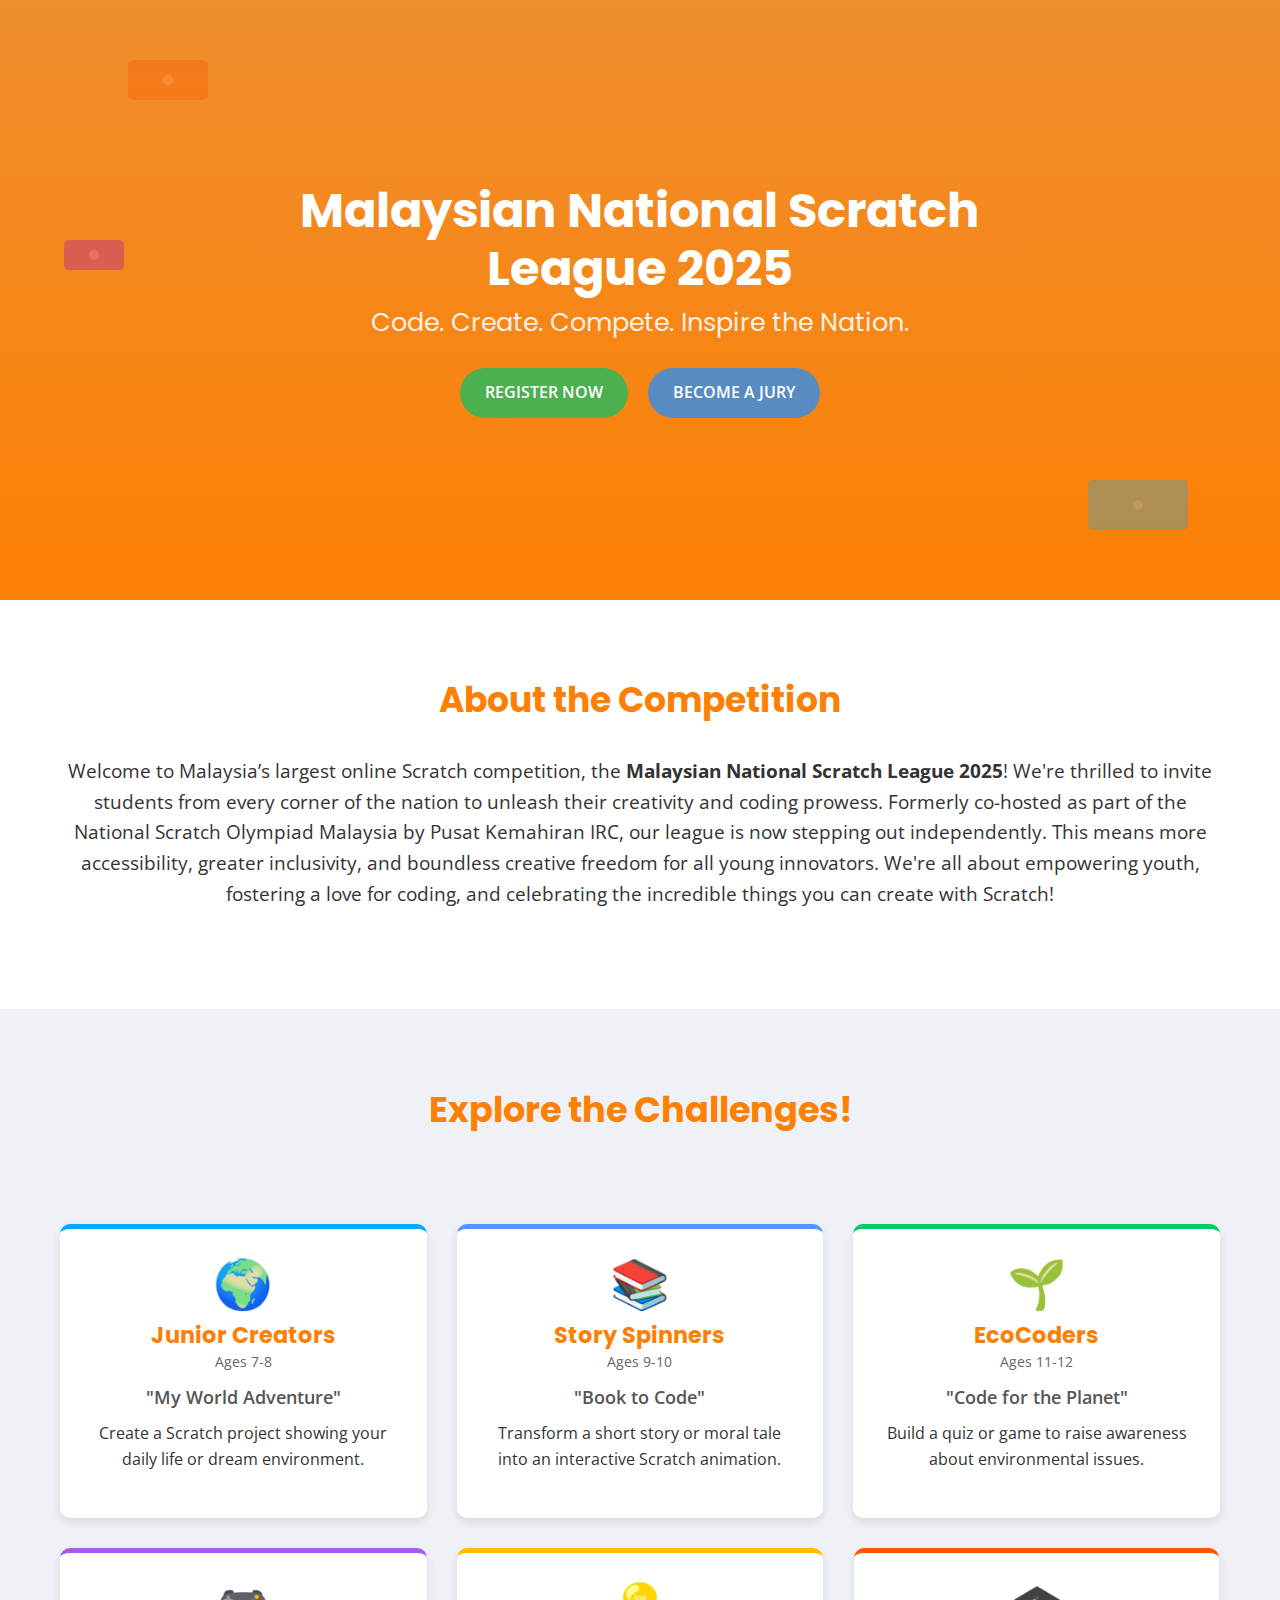
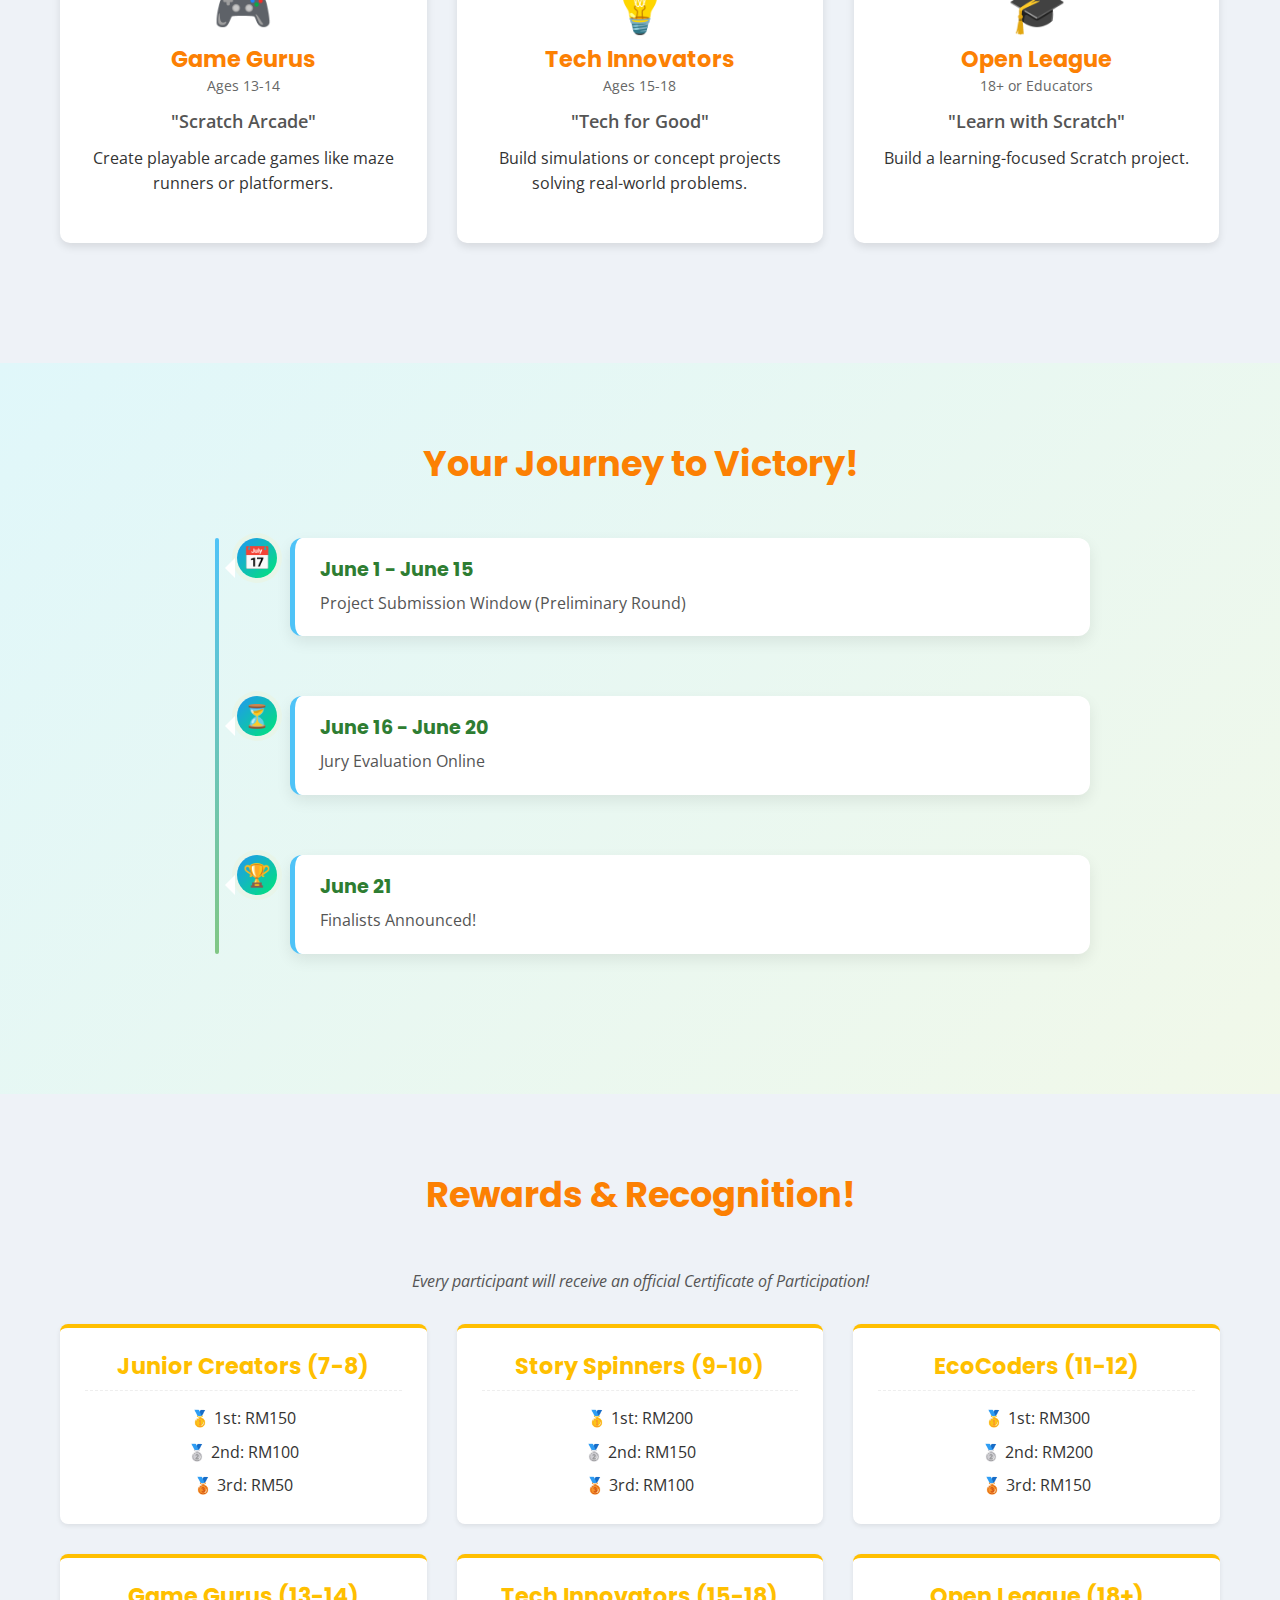
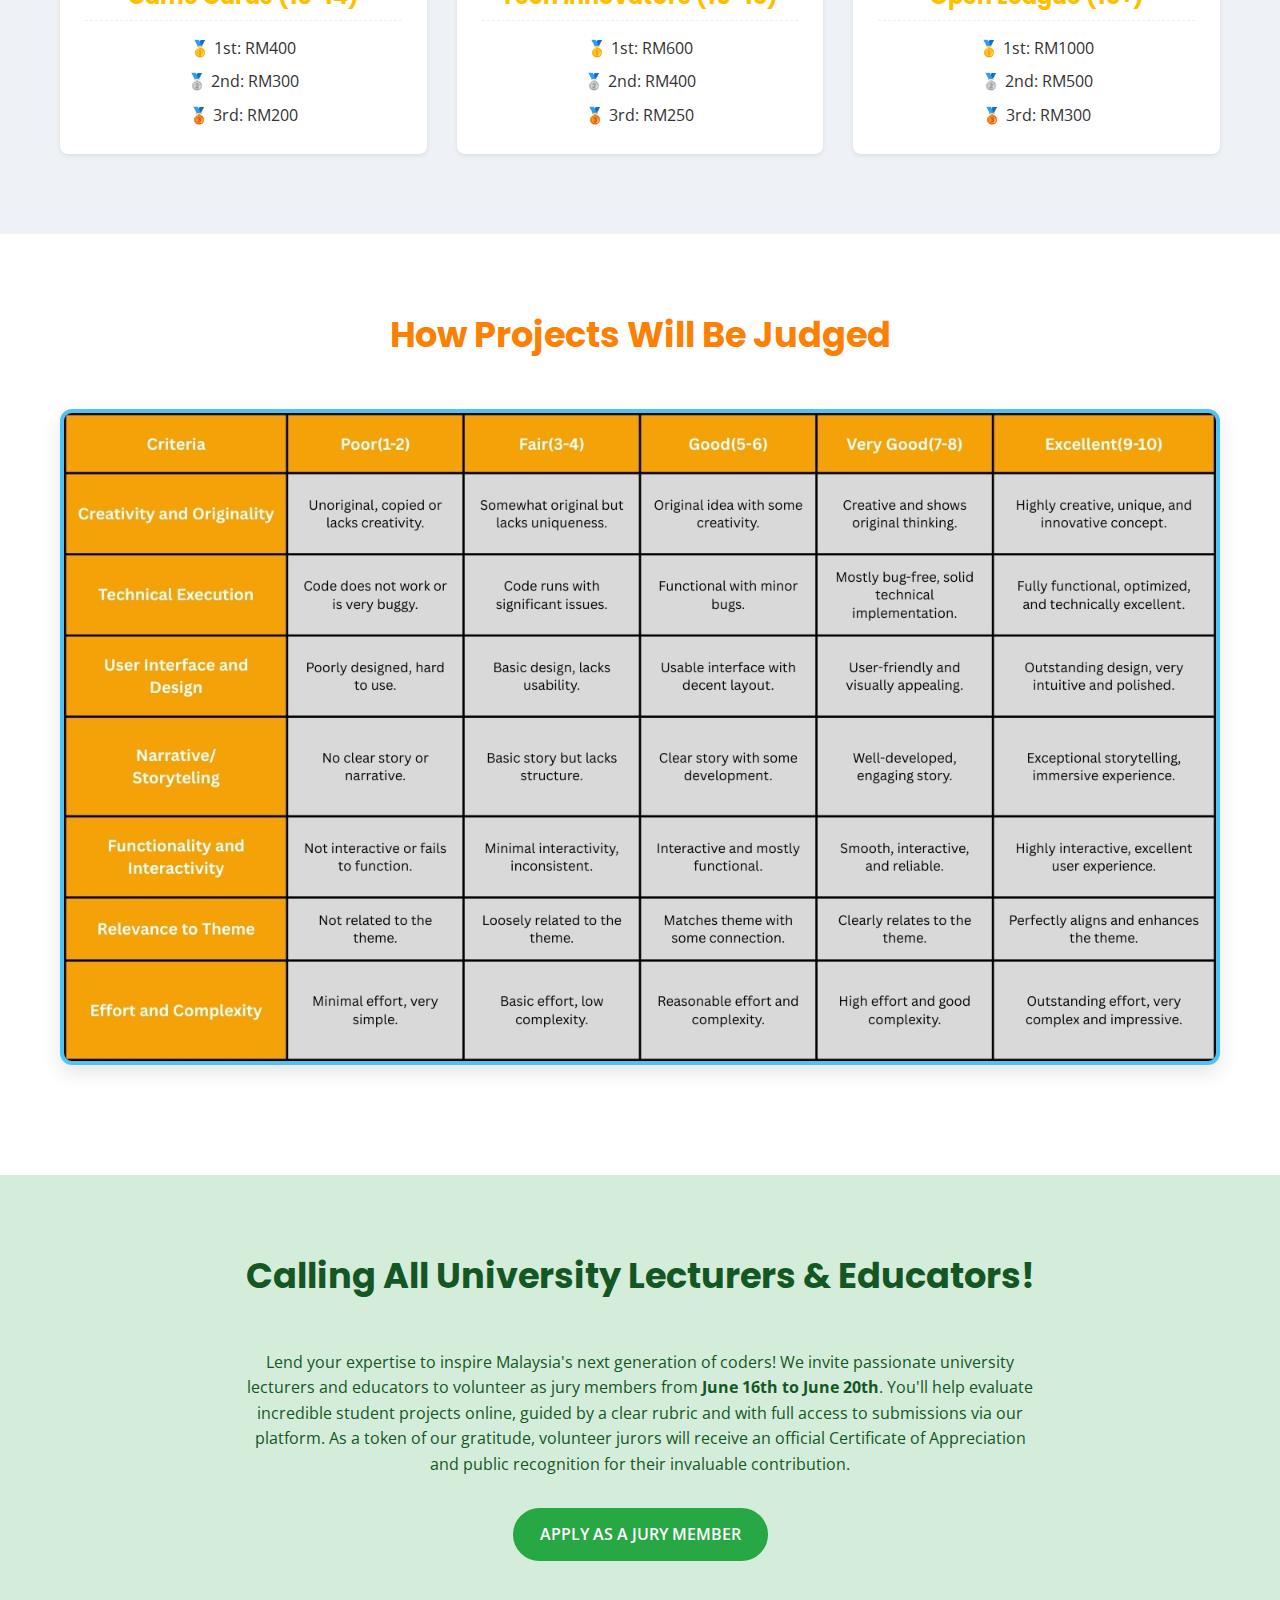
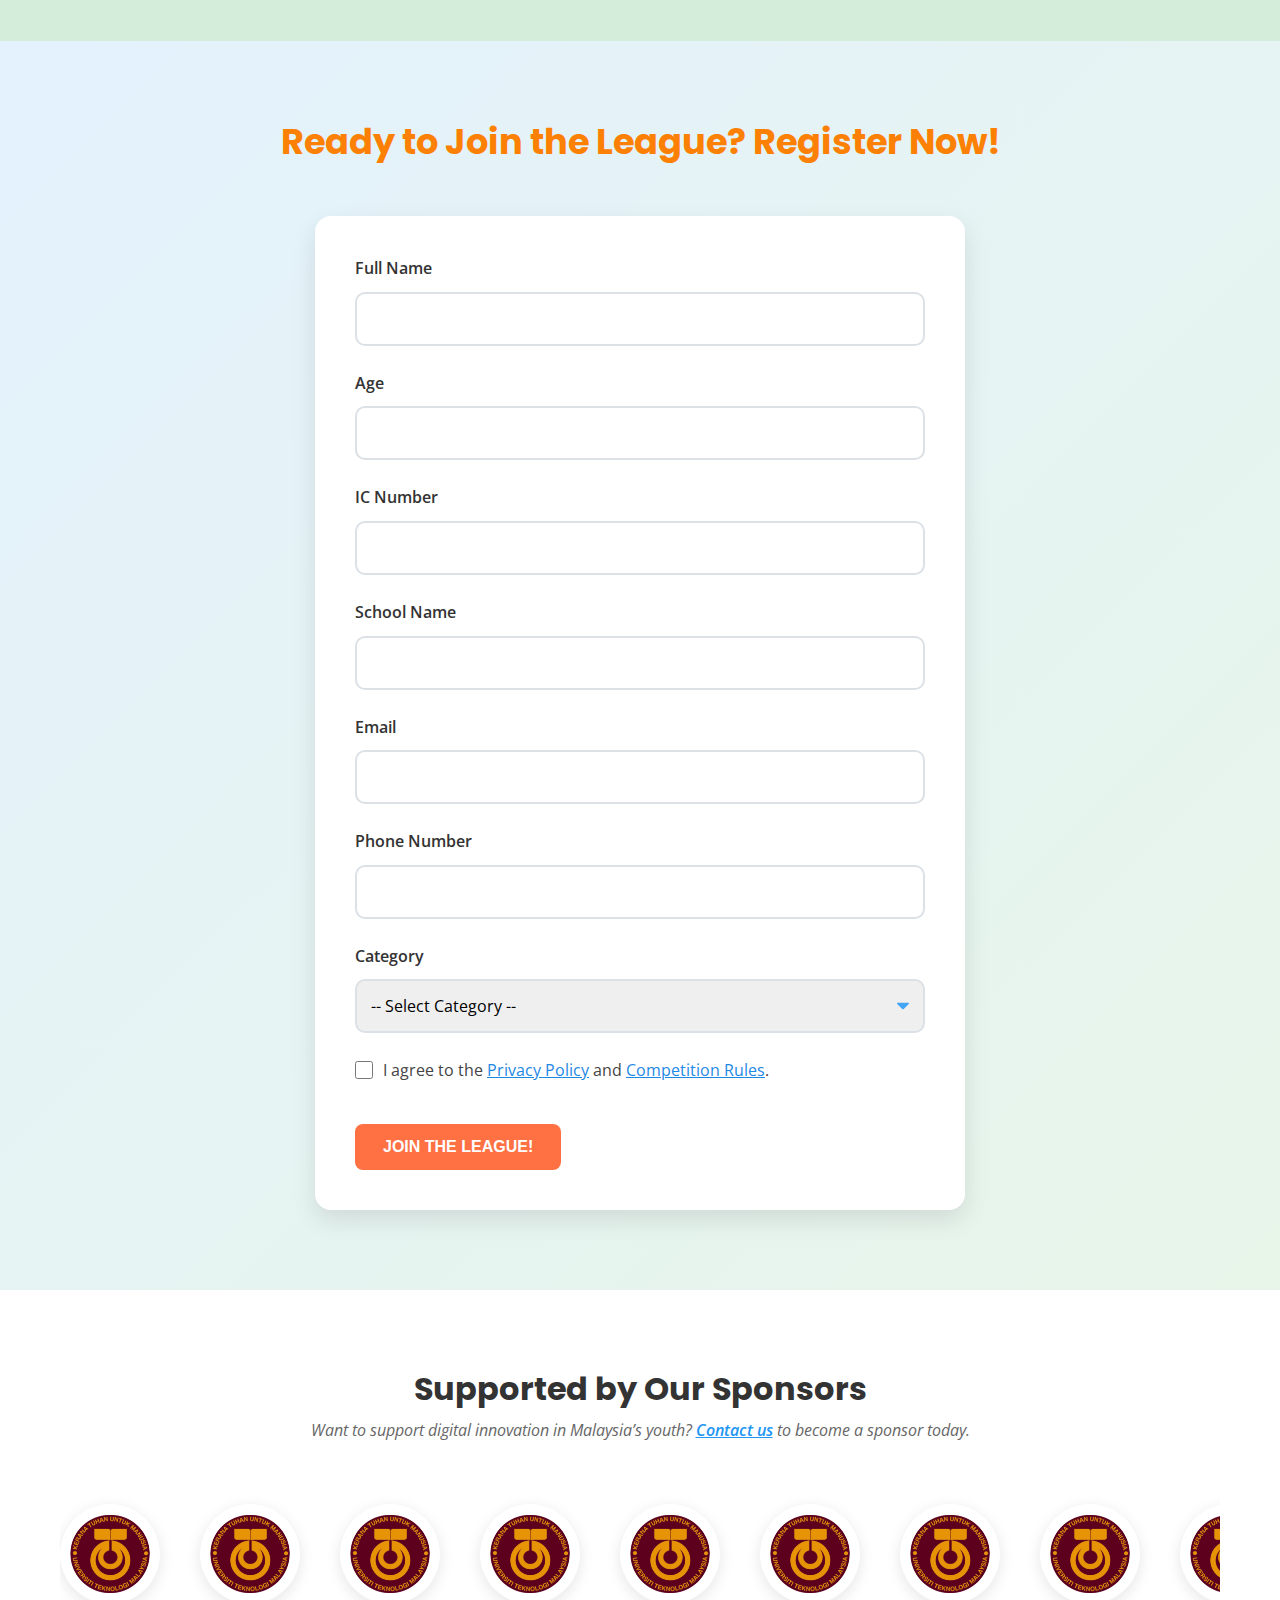
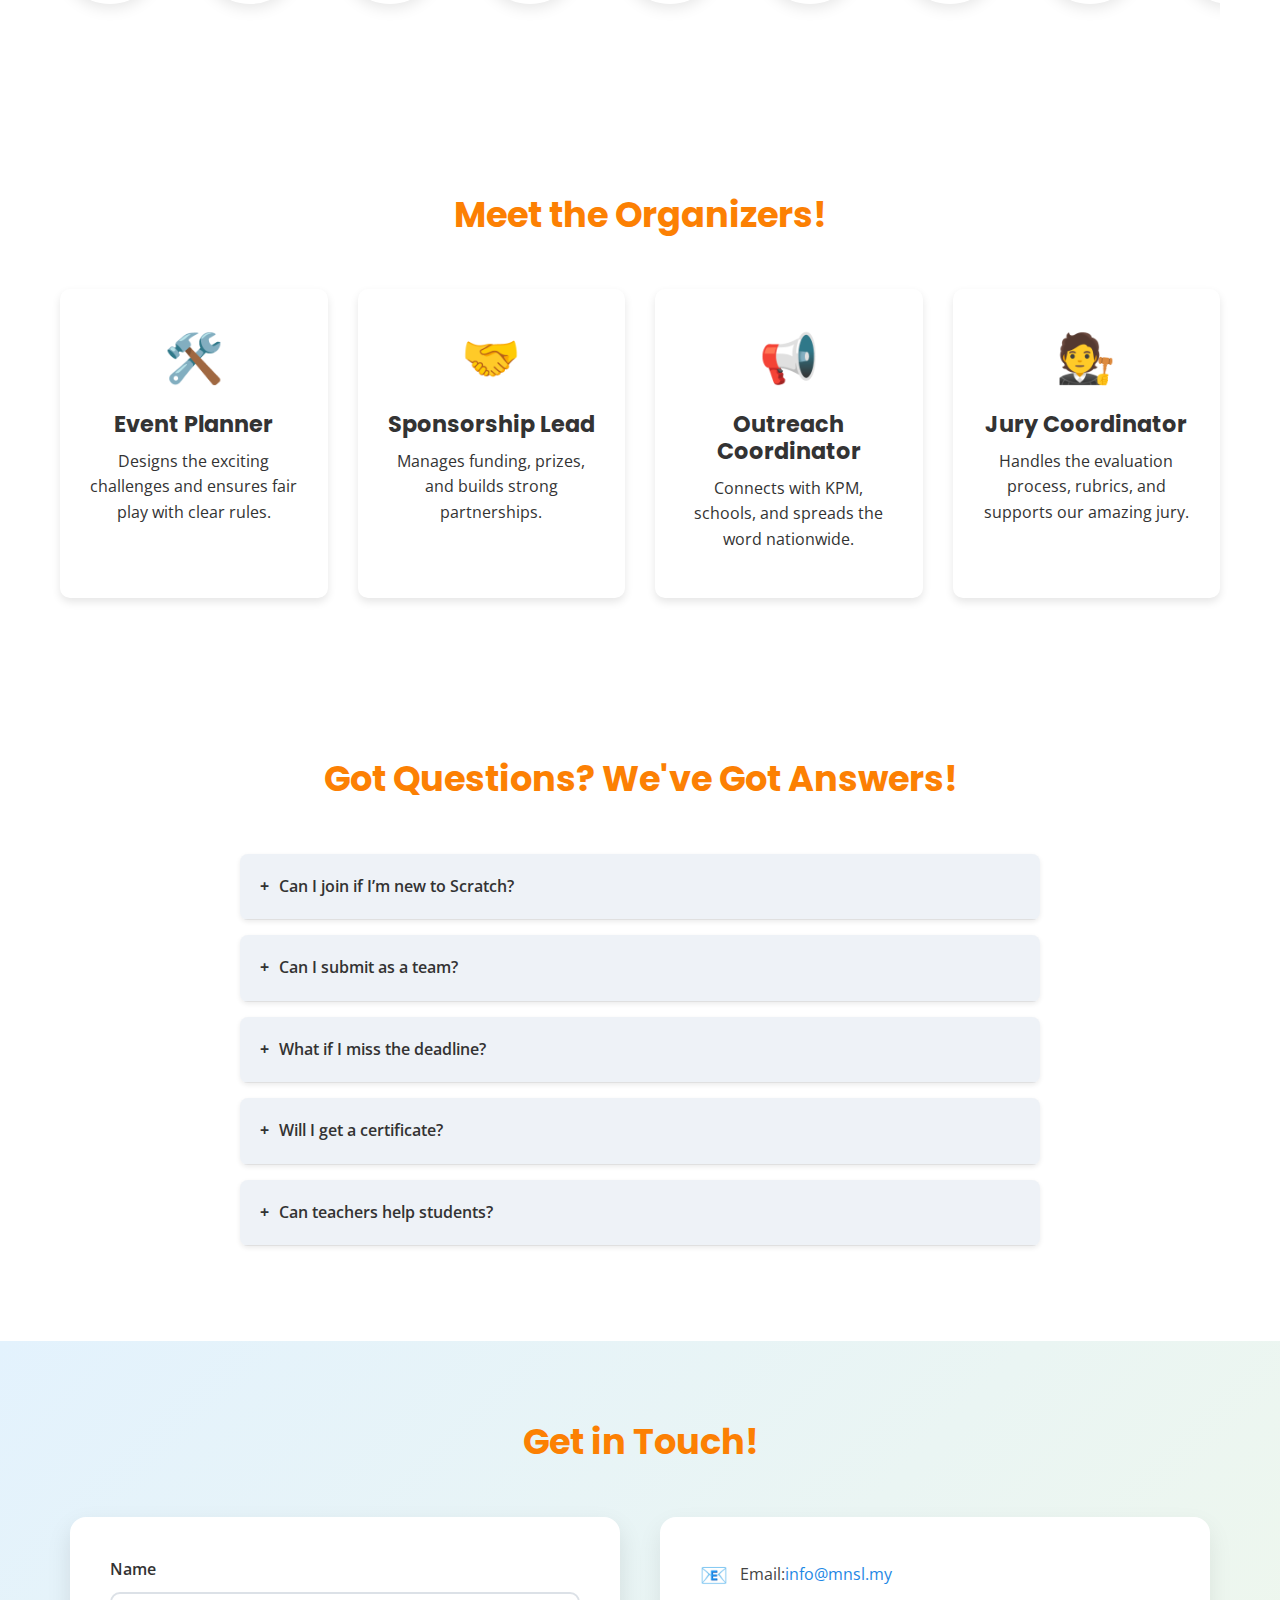
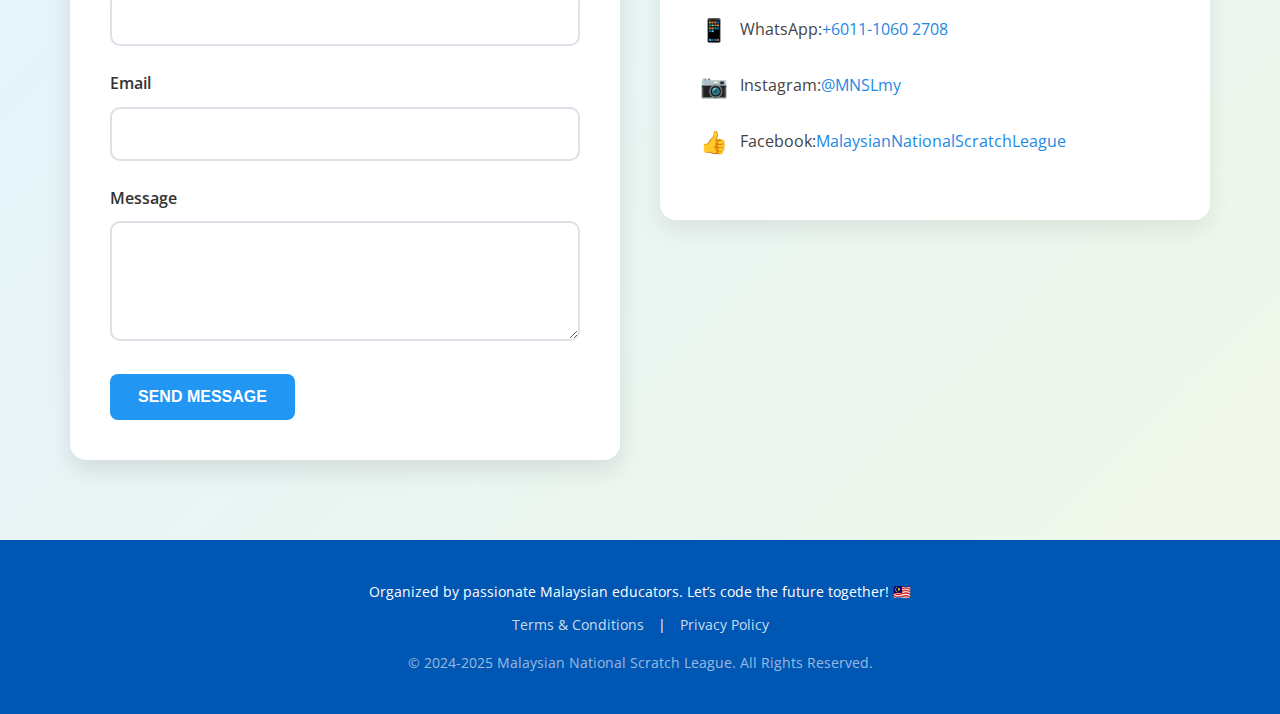
<file: index.html>
<!DOCTYPE html>
<html lang="en">
  <head>
    <meta charset="UTF-8" />
    <meta name="viewport" content="width=device-width, initial-scale=1.0" />
    <title>Malaysian National Scratch League 2025</title>
    <link rel="stylesheet" href="style.css" />
    <link
      href="https://fonts.googleapis.com/css2?family=Poppins:wght@400;600;700&family=Open+Sans:wght@400;600&display=swap"
      rel="stylesheet"
    />
    <!-- Consider adding Font Awesome or another icon library for better icons -->
  </head>
  <body>
    <!-- Hero Section -->
    <header class="hero-section">
      <div class="hero-background-elements">
        <!-- Floating elements can be added here as ::before/::after or separate divs -->
        <div class="scratch-block block1"></div>
        <div class="scratch-block block2"></div>
        <div class="scratch-block block3"></div>

        <!-- Placeholder for laptop -->
      </div>
      <div class="hero-content">
        <h1>Malaysian National Scratch League 2025</h1>
        <h2>Code. Create. Compete. Inspire the Nation.</h2>
        <div class="cta-buttons">
          <a href="#registration" class="btn btn-orange">Register Now</a>
          <a href="#jury-call" class="btn btn-green">Become a Jury</a>
        </div>
      </div>
    </header>

    <main>
      <!-- About the Competition Section -->
      <section id="about" class="about-section">
        <div class="container">
          <h3>About the Competition</h3>
          <div>
              <p>
                Welcome to Malaysia’s largest online Scratch competition, the
                <strong>Malaysian National Scratch League 2025</strong>! We're
                thrilled to invite students from every corner of the nation to
                unleash their creativity and coding prowess. Formerly co-hosted
                as part of the National Scratch Olympiad Malaysia by Pusat
                Kemahiran IRC, our league is now stepping out independently.
                This means more accessibility, greater inclusivity, and
                boundless creative freedom for all young innovators. We're all
                about empowering youth, fostering a love for coding, and
                celebrating the incredible things you can create with Scratch!
              </p>
            </div>
              </div>
            </div>
          </div>
        </div>
      </section>

      <!-- Competition Categories Section -->
      <section id="categories" class="categories-section">
        <div class="container">
          <h2>Explore the Challenges!</h2>
          <div class="category-grid">
            <div class="category-card color-blue">
              <span class="icon">🌍</span>
              <h4>Junior Creators</h4>
              <p class="age-group">Ages 7-8</p>
              <h5>"My World Adventure"</h5>
              <p>
                Create a Scratch project showing your daily life or dream
                environment.
              </p>
            </div>
            <div class="category-card color-green">
              <span class="icon">📚</span>
              <h4>Story Spinners</h4>
              <p class="age-group">Ages 9-10</p>
              <h5>"Book to Code"</h5>
              <p>
                Transform a short story or moral tale into an interactive
                Scratch animation.
              </p>
            </div>
            <div class="category-card color-teal">
              <span class="icon">🌱</span>
              <h4>EcoCoders</h4>
              <p class="age-group">Ages 11-12</p>
              <h5>"Code for the Planet"</h5>
              <p>
                Build a quiz or game to raise awareness about environmental
                issues.
              </p>
            </div>
            <div class="category-card color-purple">
              <span class="icon">🎮</span>
              <h4>Game Gurus</h4>
              <p class="age-group">Ages 13-14</p>
              <h5>"Scratch Arcade"</h5>
              <p>
                Create playable arcade games like maze runners or platformers.
              </p>
            </div>
            <div class="category-card color-yellow">
              <span class="icon">💡</span>
              <h4>Tech Innovators</h4>
              <p class="age-group">Ages 15-18</p>
              <h5>"Tech for Good"</h5>
              <p>
                Build simulations or concept projects solving real-world
                problems.
              </p>
            </div>
            <div class="category-card color-orange">
              <span class="icon">🎓</span>
              <h4>Open League</h4>
              <p class="age-group">18+ or Educators</p>
              <h5>"Learn with Scratch"</h5>
              <p>Build a learning-focused Scratch project.</p>
            </div>
          </div>
        </div>
      </section>

      <!-- Competition Schedule Section -->
      <section id="schedule" class="schedule-section">
        <div class="container">
          <h2>Your Journey to Victory!</h2>
          <div class="timeline">
            <div class="timeline-item">
              <div class="timeline-icon">📅</div>
              <div class="timeline-content">
                <h4>June 1 - June 15</h4>
                <p>Project Submission Window (Preliminary Round)</p>
              </div>
            </div>
            <div class="timeline-item">
              <div class="timeline-icon">⏳</div>
              <div class="timeline-content">
                <h4>June 16 - June 20</h4>
                <p>Jury Evaluation Online</p>
              </div>
            </div>
            <div class="timeline-item">
              <div class="timeline-icon">🏆</div>
              <!-- Or a checklist icon -->
              <div class="timeline-content">
                <h4>June 21</h4>
                <p>Finalists Announced!</p>
              </div>
            </div>
          </div>
        </div>
      </section>

      <!-- Prizes Section -->
      <section id="prizes" class="prizes-section">
        <div class="container">
          <h2>Rewards & Recognition!</h2>
          <p class="certificate-note">
            Every participant will receive an official Certificate of
            Participation!
          </p>
          <div class="prize-grid">
            <div class="prize-category">
              <h4>Junior Creators (7-8)</h4>
              <p>🥇 1st: RM150</p>
              <p>🥈 2nd: RM100</p>
              <p>🥉 3rd: RM50</p>
            </div>
            <div class="prize-category">
              <h4>Story Spinners (9-10)</h4>
              <p>🥇 1st: RM200</p>
              <p>🥈 2nd: RM150</p>
              <p>🥉 3rd: RM100</p>
            </div>
            <div class="prize-category">
              <h4>EcoCoders (11-12)</h4>
              <p>🥇 1st: RM300</p>
              <p>🥈 2nd: RM200</p>
              <p>🥉 3rd: RM150</p>
            </div>
            <div class="prize-category">
              <h4>Game Gurus (13-14)</h4>
              <p>🥇 1st: RM400</p>
              <p>🥈 2nd: RM300</p>
              <p>🥉 3rd: RM200</p>
            </div>
            <div class="prize-category">
              <h4>Tech Innovators (15-18)</h4>
              <p>🥇 1st: RM600</p>
              <p>🥈 2nd: RM400</p>
              <p>🥉 3rd: RM250</p>
            </div>
            <div class="prize-category">
              <h4>Open League (18+)</h4>
              <p>🥇 1st: RM1000</p>
              <p>🥈 2nd: RM500</p>
              <p>🥉 3rd: RM300</p>
            </div>
          </div>
        </div>
      </section>

      <!-- Evaluation Criteria Section -->
 <section id="criteria" class="criteria-section">
  <div class="container">
    <h2>How Projects Will Be Judged</h2>
    <img
      id="evaluation-image"
      class="evaluation-image"
      src="Evaluation Metrics-2.jpg"
      alt="Evaluation Metrics"
    />
  </div>
</section>

      <!-- Call for Jury Section -->
      <section id="jury-call" class="jury-call-section">
        <div class="container">
          <h2>Calling All University Lecturers & Educators!</h2>
          <p>
            Lend your expertise to inspire Malaysia's next generation of coders!
            We invite passionate university lecturers and educators to volunteer
            as jury members from <strong>June 16th to June 20th</strong>. You'll
            help evaluate incredible student projects online, guided by a clear
            rubric and with full access to submissions via our platform. As a
            token of our gratitude, volunteer jurors will receive an official
            Certificate of Appreciation and public recognition for their
            invaluable contribution.
          </p>
          <a href="#registration-jury" class="btn btn-green-solid"
            >Apply as a Jury Member</a
          >
        </div>
      </section>

      <!-- Registration Section -->
      <section id="registration" class="registration-section">
        <div class="container">
          <h2>Ready to Join the League? Register Now!</h2>
          <form class="registration-form">
            <div class="form-group">
              <label for="fullName">Full Name</label>
              <input type="text" id="fullName" name="fullName" required />
            </div>
            <div class="form-group">
              <label for="age">Age</label>
              <input type="number" id="age" name="age" required />
            </div>
            <div class="form-group">
              <label for="icNumber">IC Number</label>
              <input type="text" id="icNumber" name="icNumber" required />
            </div>
            <div class="form-group">
              <label for="schoolName">School Name</label>
              <input type="text" id="schoolName" name="schoolName" required />
            </div>
            <div class="form-group">
              <label for="email">Email</label>
              <input type="email" id="email" name="email" required />
            </div>
            <div class="form-group">
              <label for="phone">Phone Number</label>
              <input type="tel" id="phone" name="phone" required />
            </div>
            <div class="form-group">
              <label for="category">Category</label>
              <select id="category" name="category" required>
                <option value="">-- Select Category --</option>
                <option value="junior">Junior Creators</option>
                <option value="story">Story Spinners</option>
                <option value="eco">EcoCoders</option>
                <option value="game">Game Gurus</option>
                <option value="tech">Tech Innovators</option>
                <option value="open">Open League</option>
              </select>
            </div>
            <div class="form-group checkbox-group">
              <input type="checkbox" id="agree" name="agree" required />
              <label for="agree"
                >I agree to the
                <a href="terms.html" target="_blank">Privacy Policy</a> and
                <a href="rules.html" target="_blank">Competition Rules</a
                >.</label
              >
            </div>
            <button type="submit" class="btn btn-orange-solid">
              Join the League!
            </button>
          </form>
        </div>
      </section>

      <!-- Sponsors and Partners Section -->
      <section id="sponsors" class="sponsors-section">
        <div class="container">
          <h2>Supported by Our Sponsors</h2>
          <p class="sponsor-invite">
            Want to support digital innovation in Malaysia’s youth?
            <a href="#contact">Contact us</a> to become a sponsor today.
          </p>
          <div class="logo-scroll-container">
            <div class="logo-strip">
              <!-- Add more logos as needed. Use actual <img> tags in practice -->
                <img src="UTM-LOGO.png" alt="Logo">
                <img src="UTM-LOGO.png" alt="Logo">
                <img src="UTM-LOGO.png" alt="Logo">
                <img src="UTM-LOGO.png" alt="Logo">
                <img src="UTM-LOGO.png" alt="Logo">
                <img src="UTM-LOGO.png" alt="Logo">
              <!-- Duplicate for seamless scroll -->
                <img src="UTM-LOGO.png" alt="Logo">
                <img src="UTM-LOGO.png" alt="Logo">
                <img src="UTM-LOGO.png" alt="Logo">
                <img src="UTM-LOGO.png" alt="Logo">
                <img src="UTM-LOGO.png" alt="Logo">
                <img src="UTM-LOGO.png" alt="Logo">
                
            </div>
          </div>
        </div>
      </section>

      <!-- Meet the Team Section -->
      <section id="team" class="team-section">
        <div class="container">
          <h2>Meet the Organizers!</h2>
          <div class="team-grid">
            <div class="team-card">
              <div class="team-icon">🛠️</div>
              <h4>Event Planner</h4>
              <p>
                Designs the exciting challenges and ensures fair play with clear
                rules.
              </p>
            </div>
            <div class="team-card">
              <div class="team-icon">🤝</div>
              <h4>Sponsorship Lead</h4>
              <p>Manages funding, prizes, and builds strong partnerships.</p>
            </div>
            <div class="team-card">
              <div class="team-icon">📢</div>
              <h4>Outreach Coordinator</h4>
              <p>
                Connects with KPM, schools, and spreads the word nationwide.
              </p>
            </div>
            <div class="team-card">
              <div class="team-icon">🧑‍⚖️</div>
              <h4>Jury Coordinator</h4>
              <p>
                Handles the evaluation process, rubrics, and supports our
                amazing jury.
              </p>
            </div>
          </div>
        </div>
      </section>

      <!-- FAQ Section -->
      <section id="faq" class="faq-section">
        <div class="container">
          <h2>Got Questions? We've Got Answers!</h2>
          <div class="faq-accordion">
            <details>
              <summary>Can I join if I’m new to Scratch?</summary>
              <p>
                Absolutely! The MNSL is for everyone, from total beginners to
                Scratch pros. We have resources and beginner-friendly categories
                to get you started!
              </p>
            </details>
            <details>
              <summary>Can I submit as a team?</summary>
              <p>
                For MNSL 2025, all submissions must be individual projects to
                celebrate personal creativity and learning. But you can always
                brainstorm and learn with friends!
              </p>
            </details>
            <details>
              <summary>What if I miss the deadline?</summary>
              <p>
                Oh no! We have to be fair to everyone, so deadlines are firm.
                Try to submit well in advance to avoid any last-minute tech
                gremlins!
              </p>
            </details>
            <details>
              <summary>Will I get a certificate?</summary>
              <p>
                Yes! Every participant who submits a valid project will receive
                an official e-Certificate of Participation.
              </p>
            </details>
            <details>
              <summary>Can teachers help students?</summary>
              <p>
                Teachers are amazing guides! They can teach Scratch concepts and
                offer encouragement, but the project idea and creation must be
                the student's own work.
              </p>
            </details>
          </div>
        </div>
      </section>

      <!-- Contact Section -->
      <section id="contact" class="contact-section">
        <div class="container">
          <h2>Get in Touch!</h2>
          <div class="contact-layout">
            <form class="contact-form">
              <div class="form-group">
                <label for="contactName">Name</label>
                <input
                  type="text"
                  id="contactName"
                  name="contactName"
                  required
                />
              </div>
              <div class="form-group">
                <label for="contactEmail">Email</label>
                <input
                  type="email"
                  id="contactEmail"
                  name="contactEmail"
                  required
                />
              </div>
              <div class="form-group">
                <label for="message">Message</label>
                <textarea
                  id="message"
                  name="message"
                  rows="4"
                  required
                ></textarea>
              </div>
              <button type="submit" class="btn btn-blue-solid">
                Send Message
              </button>
            </form>
            <div class="contact-details">
              <p>
                <span class="icon">📧</span> Email:
                <a href="mailto:info@mnsl.my">info@mnsl.my</a>
              </p>
              <p>
                <span class="icon">📱</span> WhatsApp:
                <a href="https://wa.me/601110602708" target="_blank"
                  >+6011-1060 2708</a
                >
              </p>
              <!-- Replace X with actual number -->
              <p>
                <span class="icon">📷</span> Instagram:
                <a href="#" target="_blank">@MNSLmy</a>
              </p>
              <p>
                <span class="icon">👍</span> Facebook:
                <a href="#" target="_blank">MalaysianNationalScratchLeague</a>
              </p>
            </div>
          </div>
        </div>
      </section>
    </main>

    <!-- Footer -->
    <footer class="footer-section">
      <div class="container">
        <p>
          Organized by passionate Malaysian educators. Let’s code the future
          together! 🇲🇾
        </p>
        <div class="footer-links">
          <a href="terms.html">Terms & Conditions</a> |
          <a href="privacy.html">Privacy Policy</a>
        </div>
        <p class="copyright">
          © 2024-2025 Malaysian National Scratch League. All Rights Reserved.
        </p>
      </div>
    </footer>

    <!-- Optional: Script for more complex animations or interactions -->
    <!-- <script src="script.js"></script> -->
  </body>
</html>
</file>
<file: style.css>
/* Basic Reset and Global Styles */
*,
*::before,
*::after {
    box-sizing: border-box;
    margin: 0;
    padding: 0;
}

body {
    font-family: 'Open Sans', sans-serif;
    line-height: 1.6;
    color: #333;
    background-color: #f8f8f8; /* Light background */
    overflow-x: hidden; /* Prevent horizontal scroll due to animations/elements */
}

.container {
    max-width: 1200px;
    margin: 0 auto;
    padding: 0 20px;
}

/* Typography */
h1,
h2,
h3,
h4 {
    font-family: 'Poppins', sans-serif;
    font-weight: 700;
    color: #fc8003; /* A pleasant blue */
    margin-bottom: 0.8em;
    line-height: 1.2;
}

h1 {
    font-size: 3em;
}

h2 {
    font-size: 2.2em;
    text-align: center;
    margin-bottom: 1.5em;
}

h3 {
    font-size: 1.8em;
    margin-bottom: 1em;
}

h4 {
    font-size: 1.4em;
    margin-bottom: 0.5em;
}

p {
    margin-bottom: 1em;
}

a {
    color: #007bff;
    text-decoration: none;
    transition: color 0.3s ease;
}

a:hover {
    color: #ffffff;
}

/* Buttons */
.btn {
    display: inline-block;
    padding: 12px 25px;
    border-radius: 30px;
    text-transform: uppercase;
    font-weight: 600;
    transition: all 0.3s ease;
    cursor: pointer;
    font-size: 1em;
    border: none;
    text-align: center;
    text-decoration: none; /* Ensure no underline on buttons */
}

.btn:hover {
    opacity: 0.9;
    transform: translateY(-2px);
}

.btn-orange {
    background-color: #4CAF50; /* Dark Orange */
    color: white;
}

.btn-green {
    background-color: #588bc1; /* Green */
    color: white;
}

.btn-orange-solid {
    background-color: #ff5500; /* Brighter Orange */
    color: white;
    border: 2px solid #ff5500;
}

.btn-orange-solid:hover {
    background-color: white;
    color: #ff5500;
    border-color: #ff5500;
}

.btn-green-solid {
    background-color: #28a745; /* Darker Green */
    color: white;
    border: 2px solid #28a745;
}

.btn-green-solid:hover {
    background-color: white;
    color: #28a745;
    border-color: #28a745;
}

.btn-blue-solid {
    background-color: #007bff; /* Primary Blue */
    color: white;
    border: 2px solid #007bff;
}

.btn-blue-solid:hover {
    background-color: white;
    color: #007bff;
    border-color: #007bff;
}


/* Sections */
section {
    padding: 80px 0;
    position: relative; /* For potential background effects */
}

section:nth-child(odd) {
    background-color: #fff; /* White background for odd sections */
}

/* Hero Section */
.hero-section {
    background: linear-gradient(to bottom, #ef8e2e, #fc8003); /* Blue gradient */
    color: white;
    padding: 120px 20px;
    text-align: center;
    position: relative;
    overflow: hidden; /* Hide elements exceeding the header */
    min-height: 600px;
    display: flex;
    align-items: center;
    justify-content: center;
}

.hero-content {
    position: relative; /* Ensure content is above background elements */
    z-index: 1;
    max-width: 800px;
    margin: 0 auto;
}

.hero-content h1 {
    color: white;
    margin-bottom: 10px;
}

.hero-content h2 {
    color: rgba(255, 255, 255, 0.9);
    font-size: 1.6em;
    font-weight: 400;
    margin-top: 0;
    margin-bottom: 30px;
}

.cta-buttons {
    margin-top: 30px;
    display: flex;
    justify-content: center;
    gap: 20px; /* Space between buttons */
    flex-wrap: wrap; /* Wrap on small screens */
}

/* Hero Background Elements (Scratch Style) */
.hero-background-elements {
    position: absolute;
    top: 0;
    left: 0;
    width: 100%;
    height: 100%;
    overflow: hidden;
    z-index: 0;
}

.scratch-block {
    position: absolute;
    width: 80px;
    height: 40px;
    background-color: rgba(255, 165, 0, 0.5); /* Orange block */
    border-radius: 5px;
    opacity: 0.6;
    animation: float 6s ease-in-out infinite alternate;
}

.scratch-block::before {
    content: '';
    position: absolute;
    top: 50%;
    left: 50%;
    width: 10px;
    height: 10px;
    background-color: rgba(255, 255, 255, 0.2);
    border-radius: 50%;
    transform: translate(-50%, -50%);
}

.scratch-block.block1 {
    top: 10%;
    left: 10%;
    background-color: rgba(255, 85, 0, 0.5); /* Reddish-Orange */
    animation-delay: 0s;
}

.scratch-block.block2 {
    top: 80%;
    left: 85%;
    background-color: rgba(0, 170, 255, 0.5); /* Light Blue */
    width: 100px;
    height: 50px;
    animation-delay: 2s;
    animation-duration: 7s;
}

.scratch-block.block3 {
    top: 40%;
    left: 5%;
    background-color: rgba(153, 0, 204, 0.5); /* Purple */
    width: 60px;
    height: 30px;
    animation-delay: 4s;
    animation-duration: 5s;
}

.scratch-cat-peek {
    position: absolute;
    bottom: 0;
    left: 10%;
    font-size: 8em; /* Large emoji */
    line-height: 1;
    transform: translateX(-50%); /* Center cat slightly off-screen */
    animation: catFloat 5s ease-in-out infinite alternate;
    z-index: 1; /* Ensure cat is visible */
    opacity: 0.8; /* Make it slightly transparent */
}

.laptop-illustration {
     position: absolute;
     bottom: 10%;
     right: 10%;
     font-size: 6em; /* Large emoji */
     line-height: 1;
     opacity: 0.8;
     animation: pulse 3s ease-in-out infinite alternate;
     z-index: 1;
}


@keyframes float {
    0% {
        transform: translateY(0);
    }
    100% {
        transform: translateY(-20px);
    }
}

@keyframes catFloat {
     0% { transform: translateX(-50%) translateY(0); }
     100% { transform: translateX(-50%) translateY(-15px); }
}

@keyframes pulse {
     0% { transform: scale(1); }
     100% { transform: scale(1.05); }
}


/* About Section */
.about-section .two-column-layout {
    display: flex;
    gap: 40px;
    flex-wrap: wrap; /* Stack on smaller screens */
    align-items: center;
}

.about-section .container {
  text-align: center;
  font-size: larger;
}

.about-section .illustration-placeholder {
    background-color: #e0f7fa; /* Light blue */
    padding: 30px;
    border-radius: 10px;
    text-align: center;
    font-size: 1.2em;
    color: #0077cc;
    min-height: 200px;
    display: flex;
    flex-direction: column;
    justify-content: center;
    align-items: center;
}

.about-section .illustration-placeholder span {
    font-size: 3em;
    margin-top: 10px;
}


/* Categories Section */
.categories-section {
    background-color: #eef2f7; /* Light grey-blue */
}

.category-grid {
  display: grid;
  grid-template-columns: repeat(3, 1fr); /* 3 cards per row */
  gap: 30px;
  justify-items: center; /* center cards within grid cell */
  align-items: stretch;  /* makes all cards equal height */
  padding: 40px 0;
}

.category-card {
    background-color: white;
    padding: 30px;
    border-radius: 10px;
    box-shadow: 0 4px 8px rgba(0, 0, 0, 0.1);
    text-align: center;
    border-top: 5px solid; /* Placeholder for color border */
    transition: transform 0.3s ease, box-shadow 0.3s ease;
}

.category-card:hover {
    transform: translateY(-5px);
    box-shadow: 0 8px 16px rgba(0, 0, 0, 0.15);
}

.category-card .icon {
    font-size: 3em;
    margin-bottom: 15px;
    display: block;
    line-height: 1;
}

.category-card .age-group {
    font-size: 0.9em;
    color: #666;
    margin-top: -10px;
    margin-bottom: 10px;
}

.category-card h5 {
    font-size: 1.1em;
    color: #555;
    font-weight: 600;
    margin-bottom: 10px;
}

/* Category Colors */
.category-card.color-blue { border-color: #00aaff; } /* Scratch Motion Blue */
.category-card.color-green { border-color: #4d97ff; } /* Scratch Looks Blue */
.category-card.color-teal { border-color: #00cc66; } /* Scratch Pen Green */
.category-card.color-purple { border-color: #a65cee; } /* Scratch Events Purple */
.category-card.color-yellow { border-color: #ffbf00; } /* Scratch Control Yellow */
.category-card.color-orange { border-color: #ff5500; } /* Scratch Operators Orange */


/* Schedule Section */
.schedule-section {
  background: linear-gradient(135deg, #e0f7fa, #f1f8e9);
  padding: 80px 20px;
}

.timeline {
  position: relative;
  max-width: 900px;
  margin: 0 auto;
  padding-left: 40px;
}

.timeline::before {
  content: '';
  position: absolute;
  top: 0;
  left: 25px;
  width: 4px;
  height: 100%;
  background: linear-gradient(to bottom, #4fc3f7, #81c784);
  border-radius: 2px;
}

.timeline-item {
  position: relative;
  margin-bottom: 60px;
  padding-left: 60px;
}

.timeline-icon {
  position: absolute;
  left: 7px;
  top: 0;
  width: 40px;
  height: 40px;
  background: linear-gradient(135deg, #2196f3, #00e676);
  color: white;
  font-size: 1.4em;
  border-radius: 50%;
  box-shadow: 0 0 0 5px #e8f5e9;
  display: flex;
  align-items: center;
  justify-content: center;
  animation: pulse 2s infinite;
}

@keyframes pulse {
  0%, 100% {
    box-shadow: 0 0 0 5px #e8f5e9;
  }
  50% {
    box-shadow: 0 0 0 10px rgba(0, 230, 118, 0.3);
  }
}

.timeline-content {
  background: #ffffff;
  border-left: 5px solid #4fc3f7;
  padding: 20px 25px;
  border-radius: 12px;
  box-shadow: 0 6px 15px rgba(0, 0, 0, 0.08);
  transition: transform 0.3s;
}

.timeline-content:hover {
  transform: translateY(-5px);
}

.timeline-content::before {
  content: '';
  position: absolute;
  top: 20px;
  left: -15px;
  border: 10px solid transparent;
  border-right-color: #ffffff;
}

.timeline-content h4 {
  margin: 0 0 10px;
  color: #2e7d32;
  font-size: 1.2rem;
}

.timeline-content p {
  margin: 0;
  color: #555;
}

/* Responsive */
@media (max-width: 600px) {
  .timeline {
    padding-left: 20px;
  }

  .timeline::before {
    left: 15px;
  }

  .timeline-item {
    padding-left: 50px;
  }

  .timeline-icon {
    left: -5px;
    width: 35px;
    height: 35px;
    font-size: 1em;
  }

  .timeline-content {
    padding: 15px;
  }
}
/* Prizes Section */
.prizes-section {
    background-color: #eef2f7;
    text-align: center;
}

.certificate-note {
    font-style: italic;
    color: #555;
    margin-bottom: 30px;
}

.prize-grid {
    display: grid;
    grid-template-columns: repeat(auto-fit, minmax(280px, 1fr));
    gap: 30px;
    text-align: center;
}

.prize-category {
    background-color: white;
    padding: 25px;
    border-radius: 8px;
    box-shadow: 0 2px 5px rgba(0, 0, 0, 0.08);
    border-top: 4px solid #ffbf00; /* Yellow border */
}

.prize-category h4 {
    margin-top: 0;
    color: #ffbf00;
    border-bottom: 1px dashed #eee;
    padding-bottom: 10px;
    margin-bottom: 15px;
}

.prize-category p {
    margin-bottom: 8px;
    font-size: 1em;
}

.prize-category p:last-child {
    margin-bottom: 0;
}

.prize-category p strong {
    color: #333;
}


/* Evaluation Criteria Section */
.criteria-section .criteria-box {
    background-color: #fff;
    padding: 40px;
    border: 2px dashed #007bff;
    border-radius: 10px;
    text-align: center;
    max-width: 700px;
    margin: 20px auto;
    font-size: 1.1em;
    color: #555;
    display: flex;
    align-items: center;
    justify-content: center;
    gap: 20px;
}

.criteria-section .icon-placeholder {
    font-size: 2em;
    color: #007bff;
}
.evaluation-image {
  display: block;
  margin: 30px auto;
  max-width: 100%;
  height: auto;
  border: 4px solid #4fc3f7;
  border-radius: 12px;
  box-shadow: 0 8px 20px rgba(0, 0, 0, 0.1);
  transition: transform 0.3s ease;
}

.evaluation-image:hover {
  transform: scale(1.03);
}

/* Call for Jury Section */
.jury-call-section {
    background-color: #d4edda; /* Light green background */
    color: #155724; /* Dark green text */
    text-align: center;
}

.jury-call-section h2 {
    color: #155724;
}

.jury-call-section p {
    max-width: 800px;
    margin: 0 auto 30px auto;
}


/* Registration Section */
.registration-section {
  background: linear-gradient(135deg, #e3f2fd, #e8f5e9);
  padding: 80px 20px;
}

.registration-form {
  max-width: 650px;
  margin: 0 auto;
  background: #ffffff;
  padding: 40px;
  border-radius: 16px;
  box-shadow: 0 10px 25px rgba(0, 0, 0, 0.1);
  transition: transform 0.3s ease;
}

.registration-form:hover {
  transform: translateY(-5px);
}

.form-group {
  margin-bottom: 25px;
}

.form-group label {
  display: block;
  margin-bottom: 10px;
  font-weight: 600;
  color: #333;
  font-size: 1rem;
}

.form-group input[type="text"],
.form-group input[type="number"],
.form-group input[type="email"],
.form-group input[type="tel"],
.form-group select {
  width: 100%;
  padding: 14px;
  border: 2px solid #dce1e7;
  border-radius: 10px;
  font-size: 1rem;
  font-family: 'Open Sans', sans-serif;
  transition: border 0.3s ease, box-shadow 0.3s ease;
}

.form-group input:focus,
.form-group select:focus {
  border-color: #42a5f5;
  box-shadow: 0 0 0 4px rgba(66, 165, 245, 0.2);
  outline: none;
}

.form-group select {
  appearance: none;
  background-image: url("data:image/svg+xml;charset=US-ASCII,%3Csvg xmlns='http://www.w3.org/2000/svg' width='292.4' height='292.4'%3E%3Cpath fill='%2342a5f5' d='M287 69.4a17.6 17.6 0 0 0-13-5.4H18.4c-5 0-9.3 1.8-12.9 5.4A17.6 17.6 0 0 0 0 82.2c0 5 1.8 9.3 5.4 12.9l128 127.9c3.6 3.6 7.8 5.4 12.8 5.4s9.2-1.8 12.8-5.4L287 95c3.5-3.5 5.4-7.8 5.4-12.8 0-5-1.9-9.2-5.5-12.8z'/%3E%3C/svg%3E");
  background-repeat: no-repeat;
  background-position: right 14px center;
  background-size: 12px;
  padding-right: 40px;
  cursor: pointer;
}

/* Checkbox Group */
.checkbox-group {
  display: flex;
  align-items: flex-start;
  gap: 10px;
  margin-bottom: 30px;
  font-size: 0.95rem;
}

.checkbox-group input[type="checkbox"] {
  width: 18px;
  height: 18px;
  margin-top: 3px;
  accent-color: #42a5f5;
}

.checkbox-group label {
  font-weight: 400;
  color: #444;
}

.checkbox-group a {
  color: #1e88e5;
  text-decoration: underline;
}

/* Submit Button */
.registration-form .btn-orange-solid {
  background-color: #ff7043;
  border: none;
  padding: 14px 28px;
  font-size: 1rem;
  border-radius: 8px;
  cursor: pointer;
  font-weight: 600;
  transition: background 0.3s ease, transform 0.2s ease;
  color: white;
}

.registration-form .btn-orange-solid:hover {
  background-color: #f4511e;
  transform: scale(1.03);
}

@media (max-width: 600px) {
  .registration-form {
    padding: 25px;
  }

  .checkbox-group {
    flex-direction: column;
    align-items: flex-start;
  }

  .registration-form .btn-orange-solid {
    width: 100%;
    text-align: center;
  }
}

/* Sponsors Section */
.sponsors-section {
  background-color: #ffffff;
  text-align: center;
  padding: 80px 20px;
}

.sponsors-section h2 {
  color: #333;
  font-size: 2rem;
  margin-bottom: 10px;
}

.sponsor-invite {
  font-style: italic;
  color: #666;
  font-size: 1rem;
  margin-bottom: 30px;
}

.sponsor-invite a {
  color: #2196f3;
  font-weight: 600;
  text-decoration: underline;
}

/* Scroll container */
.logo-scroll-container {
  width: 100%;
  overflow: hidden;
  padding: 30px 0;
  background: #ffffff;
  position: relative;
}

/* Scrolling strip */
.logo-strip {
 
  display: flex;
  align-items: center;
  width: max-content;
  animation: scrollLogos 25s linear infinite;
  gap: 40px;
}

/* Logo image styles */
.logo-strip img {
  width: 100px;
  height: 100px;
  object-fit: contain;
  background: #fff;
  border-radius: 50%;
  padding: 10px;
  box-shadow: 0 4px 15px rgba(0, 0, 0, 0.1);
  transition: transform 0.3s ease;
}

.logo-strip img:hover {
  transform: scale(1.1);
}

/* Scrolling animation */
@keyframes scrollLogos {
  0% {
    transform: translateX(0%);
  }
  100% {
    transform: translateX(-50%);
  }
}

/* Pause animation on hover */
.logo-scroll-container:hover .logo-strip {
  animation-play-state: paused;
}


/* Meet the Team Section */
.team-section {
    background-color: #eef2f7;
    text-align: center;
}

.team-grid {
    display: grid;
    grid-template-columns: repeat(auto-fit, minmax(250px, 1fr));
    gap: 30px;
}

.team-card {
    background-color: white;
    padding: 30px;
    border-radius: 10px;
    box-shadow: 0 4px 8px rgba(0, 0, 0, 0.1);
    text-align: center;
}

.team-icon {
    font-size: 3em;
    margin-bottom: 15px;
    color: #ff8c00; /* Orange accent */
}

.team-card h4 {
    margin-top: 0;
    color: #333;
}


/* FAQ Section */
.faq-section {
    background-color: #fff;
}

.faq-accordion {
    max-width: 800px;
    margin: 0 auto;
}

details {
    background-color: #f9f9f9;
    color: #333;
    margin-bottom: 15px;
    border-radius: 8px;
    box-shadow: 0 2px 5px rgba(0, 0, 0, 0.08);
    overflow: hidden; /* Ensures border-radius works with padding */
}

summary {
    padding: 20px;
    display: block; /* Allows full padding */
    cursor: pointer;
    outline: none;
    font-weight: 600;
    background-color: #eef2f7;
    border-bottom: 1px solid #e0e0e0;
    transition: background-color 0.3s ease;
}

summary:hover {
    background-color: #e0e5eb;
}

details[open] summary {
     background-color: #d4edda; /* Light green when open */
     border-bottom: 1px solid #c3e6cb;
}

details summary::-webkit-details-marker {
    display: none; /* Hide default marker */
}

details summary::before {
    content: '+'; /* Custom icon */
    margin-right: 10px;
    font-weight: bold;
    transition: transform 0.3s ease;
    display: inline-block;
}

details[open] summary::before {
    content: '-'; /* Change icon when open */
    transform: rotate(0deg); /* Reset potential rotation */
}


details p {
    padding: 20px;
    padding-top: 10px; /* Less padding above content */
    margin-bottom: 0;
    animation: fadein 0.5s ease; /* Simple fade-in animation */
}

@keyframes fadein {
    from { opacity: 0; }
    to { opacity: 1; }
}


/* Contact Section */
.contact-section {
  background: linear-gradient(135deg, #e3f2fd, #f1f8e9);
  padding: 80px 20px;
}

.contact-layout {
  display: flex;
  gap: 40px;
  flex-wrap: wrap;
  justify-content: center;
  align-items: flex-start;
}

.contact-form,
.contact-details {
  flex: 1;
  min-width: 320px;
  max-width: 550px;
}

/* Contact Form Styling */
.contact-form {
  background-color: #ffffff;
  padding: 40px;
  border-radius: 16px;
  box-shadow: 0 10px 25px rgba(0, 0, 0, 0.1);
  transition: transform 0.3s ease;
}

.contact-form:hover {
  transform: translateY(-3px);
}

.contact-form .form-group {
  margin-bottom: 25px;
}

.contact-form label {
  display: block;
  margin-bottom: 10px;
  font-weight: 600;
  color: #333;
}

.contact-form input,
.contact-form textarea {
  width: 100%;
  padding: 14px;
  border: 2px solid #dce1e7;
  border-radius: 10px;
  font-size: 1rem;
  font-family: 'Open Sans', sans-serif;
  transition: border 0.3s ease, box-shadow 0.3s ease;
}

.contact-form input:focus,
.contact-form textarea:focus {
  border-color: #42a5f5;
  box-shadow: 0 0 0 4px rgba(66, 165, 245, 0.2);
  outline: none;
}

.contact-form textarea {
  resize: vertical;
  min-height: 120px;
}

/* Submit Button */
.contact-form button {
  background-color: #2196f3;
  color: white;
  border: none;
  padding: 14px 28px;
  font-size: 1rem;
  border-radius: 8px;
  font-weight: 600;
  cursor: pointer;
  transition: background 0.3s ease, transform 0.2s ease;
}

.contact-form button:hover {
  background-color: #1976d2;
  transform: scale(1.03);
}

/* Contact Details Styling */
.contact-details {
  background-color: #ffffff;
  padding: 40px;
  border-radius: 16px;
  box-shadow: 0 10px 25px rgba(0, 0, 0, 0.08);
  display: flex;
  flex-direction: column;
  justify-content: center;
}

.contact-details p {
  margin-bottom: 20px;
  font-size: 1rem;
  color: #444;
  display: flex;
  align-items: center;
}

.contact-details .icon {
  font-size: 1.4em;
  margin-right: 12px;
  color: #42a5f5;
}

.contact-details a {
  color: #1e88e5;
  text-decoration: none;
}

.contact-details a:hover {
  text-decoration: underline;
}

/* Responsive */
@media (max-width: 768px) {
  .contact-form, .contact-details {
    padding: 30px;
  }
}
/* Footer */
.footer-section {
    background-color: #0056b3; /* Dark blue, matching header */
    color: white;
    padding: 40px 20px;
    text-align: center;
    font-size: 0.9em;
}

.footer-section p {
    margin-bottom: 10px;
}

.footer-section .footer-links {
    margin-bottom: 15px;
}

.footer-section .footer-links a {
    color: rgba(255, 255, 255, 0.8);
    margin: 0 10px;
    transition: color 0.3s ease;
}

.footer-section .footer-links a:hover {
    color: white;
    text-decoration: underline;
}

.footer-section .copyright {
    margin-bottom: 0;
    color: rgba(255, 255, 255, 0.6);
}


/* Responsive Adjustments */
@media (max-width: 992px) {
    h1 { font-size: 2.5em; }
    h2 { font-size: 1.8em; }
    h3 { font-size: 1.6em; }
    h4 { font-size: 1.3em; }

    .hero-section {
        padding: 80px 20px;
        min-height: 500px;
    }

    .hero-content h2 {
        font-size: 1.4em;
    }

    .scratch-cat-peek {
         font-size: 6em;
         left: 5%; /* Adjust position */
    }
     .laptop-illustration {
         font-size: 5em;
         right: 5%; /* Adjust position */
     }


    .about-section .two-column-layout {
        flex-direction: column;
        gap: 30px;
    }

    .category-grid,
    .prize-grid,
    .team-grid,
    .contact-layout {
        grid-template-columns: repeat(auto-fit, minmax(200px, 1fr)); /* Smaller min width */
    }

    .timeline {
        padding-left: 20px;
    }
    .timeline::before {
        left: 10px;
    }
    .timeline-item {
        padding-left: 30px;
    }
    .timeline-icon {
        left: 0;
        width: 25px;
        height: 25px;
        font-size: 1em;
    }
    .timeline-content::before {
        left: -8px;
        border-top: 8px solid transparent;
        border-bottom: 8px solid transparent;
        border-right: 8px solid #f0f0f0;
    }

    section {
        padding: 60px 0;
    }
}

@media (max-width: 768px) {
    h1 { font-size: 2em; }
    h2 { font-size: 1.6em; }
    h3 { font-size: 1.4em; }
    h4 { font-size: 1.2em; }

     .hero-section {
        padding: 60px 20px;
        min-height: 400px;
    }

    .hero-content h2 {
        font-size: 1.2em;
    }

    .cta-buttons {
        flex-direction: column;
        gap: 15px;
    }

    .btn {
        padding: 10px 20px;
    }

     .scratch-cat-peek, .laptop-illustration, .scratch-block {
        display: none; /* Hide busy background elements on small screens */
     }

    .category-grid,
    .prize-grid,
    .team-grid,
    .contact-layout {
        grid-template-columns: 1fr; /* Stack columns */
        gap: 20px;
    }

    .timeline-item {
        margin-bottom: 30px;
    }

    .criteria-section .criteria-box {
        flex-direction: column;
        gap: 15px;
        padding: 20px;
    }
     .criteria-section .icon-placeholder {
         font-size: 1.5em;
     }
    .criteria-section .criteria-box p {
        font-size: 1em;
    }


    .registration-form,
    .contact-details {
         padding: 20px;
    }

     .logo-strip {
        animation-duration: 15s; /* Speed up scroll for less width */
     }
}

@media (max-width: 480px) {
    h1 { font-size: 1.8em; }
    h2 { font-size: 1.4em; }

    section {
        padding: 40px 0;
    }

    .hero-section {
        padding: 40px 20px;
        min-height: 350px;
    }

    .hero-content h2 {
        font-size: 1em;
    }

    .container {
        padding: 0 15px;
    }

    .timeline-item {
         margin-bottom: 25px;
    }

    .timeline-content {
         padding: 15px;
    }

    .faq-accordion details {
        margin-bottom: 10px;
    }
    summary {
        padding: 15px;
    }
    details p {
        padding: 15px;
        padding-top: 5px;
    }

    .logo-placeholder {
         width: 120px; /* Smaller logos */
         height: 60px;
         margin-right: 20px;
    }
     .logo-strip {
        animation-duration: 10s; /* Further speed up scroll */
     }
}
</file>
